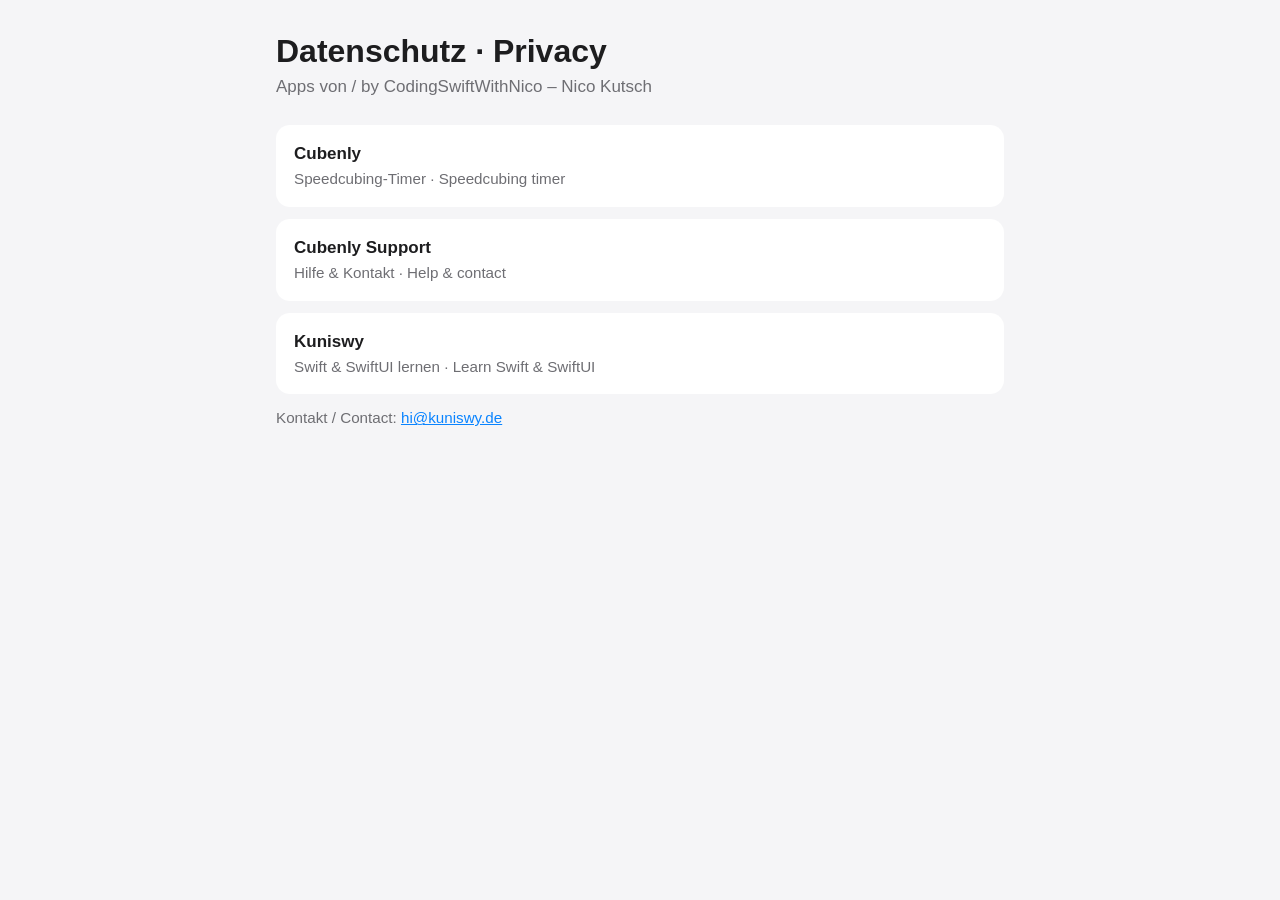
<file: index.html>
<!doctype html>
<html lang="de">
<head>
  <meta charset="utf-8">
  <meta name="viewport" content="width=device-width, initial-scale=1">
  <title>Datenschutz · Privacy</title>
  <link rel="stylesheet" href="style.css">
</head>
<body>
  <main>
    <header>
      <h1>Datenschutz · Privacy</h1>
      <p>Apps von / by CodingSwiftWithNico – Nico Kutsch</p>
    </header>
    <ul class="apps">
      <li><a href="cubenly/privacy/">Cubenly<span>Speedcubing-Timer · Speedcubing timer</span></a></li>
      <li><a href="cubenly/support/">Cubenly Support<span>Hilfe &amp; Kontakt · Help &amp; contact</span></a></li>
      <li><a href="kuniswy/privacy/">Kuniswy<span>Swift &amp; SwiftUI lernen · Learn Swift &amp; SwiftUI</span></a></li>
    </ul>
    <p class="muted">Kontakt / Contact: <a href="mailto:hi@kuniswy.de">hi@kuniswy.de</a></p>
  </main>
</body>
</html>
</file>
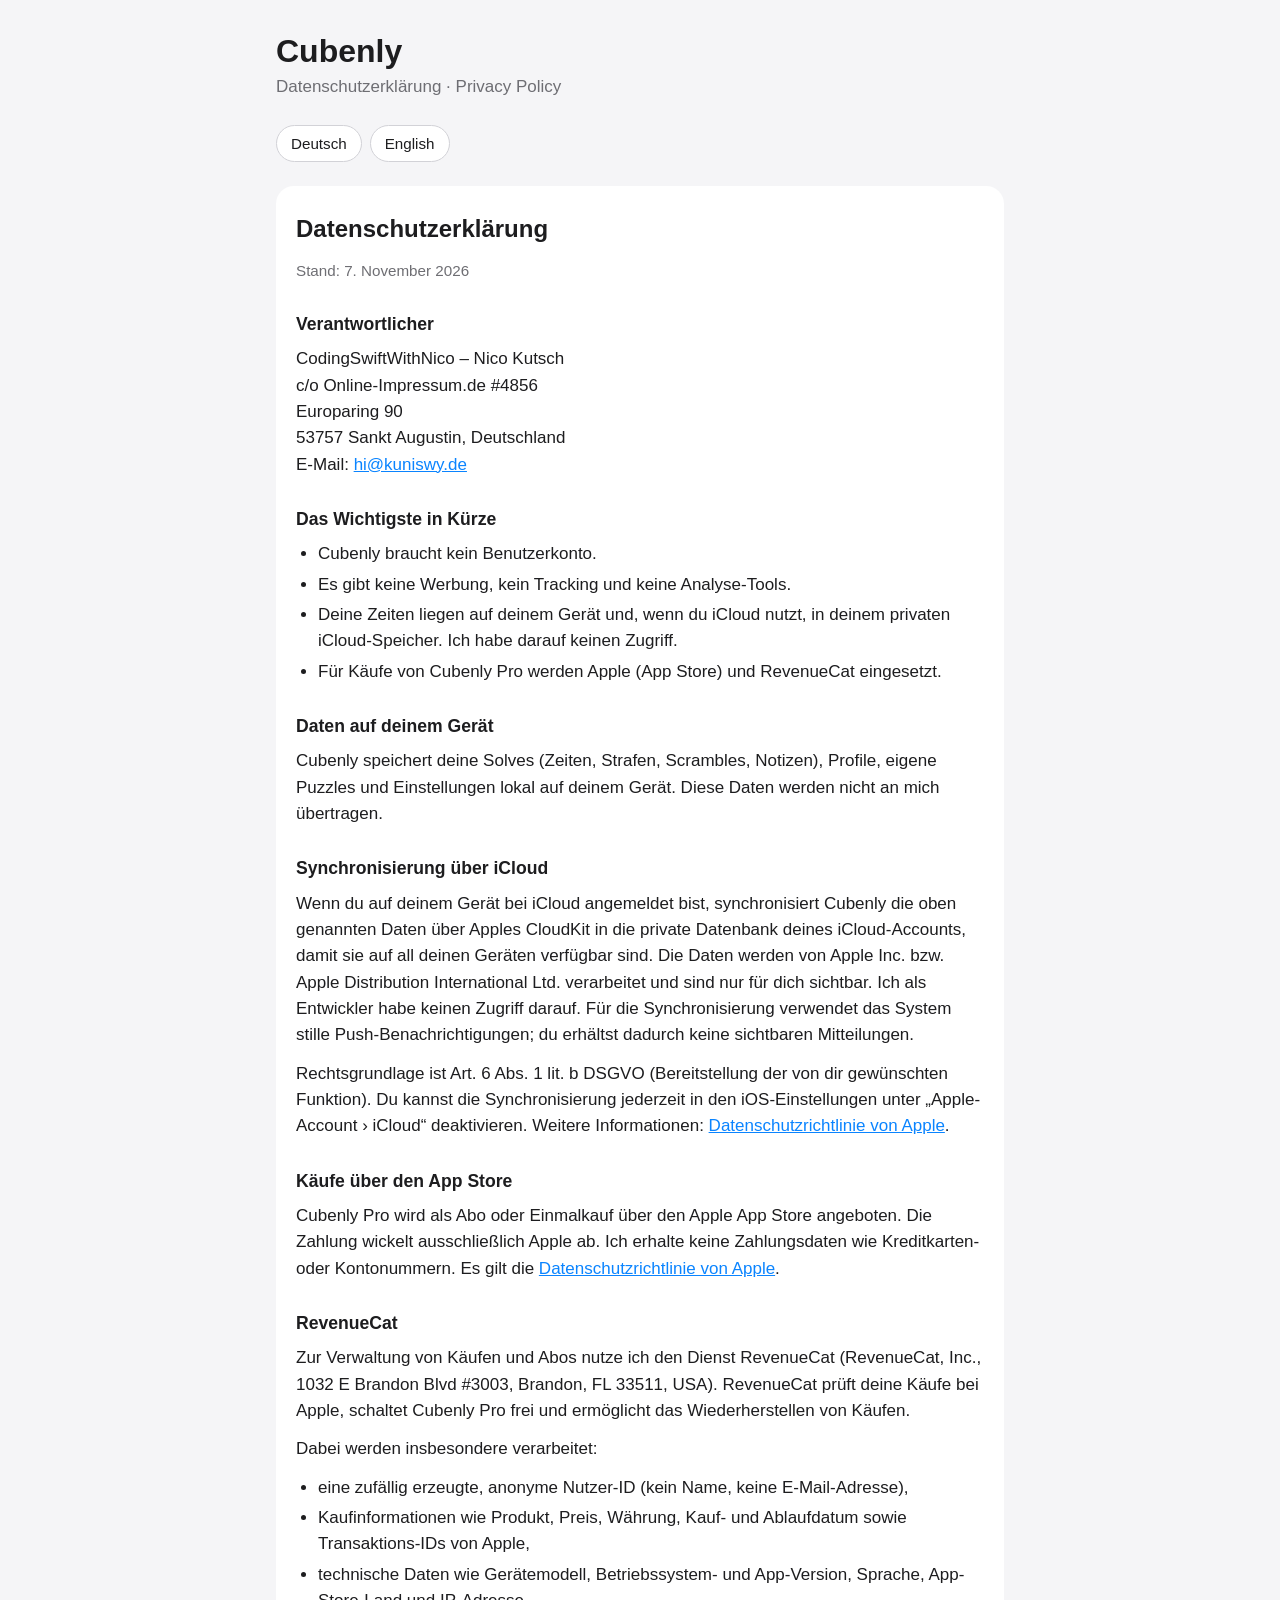
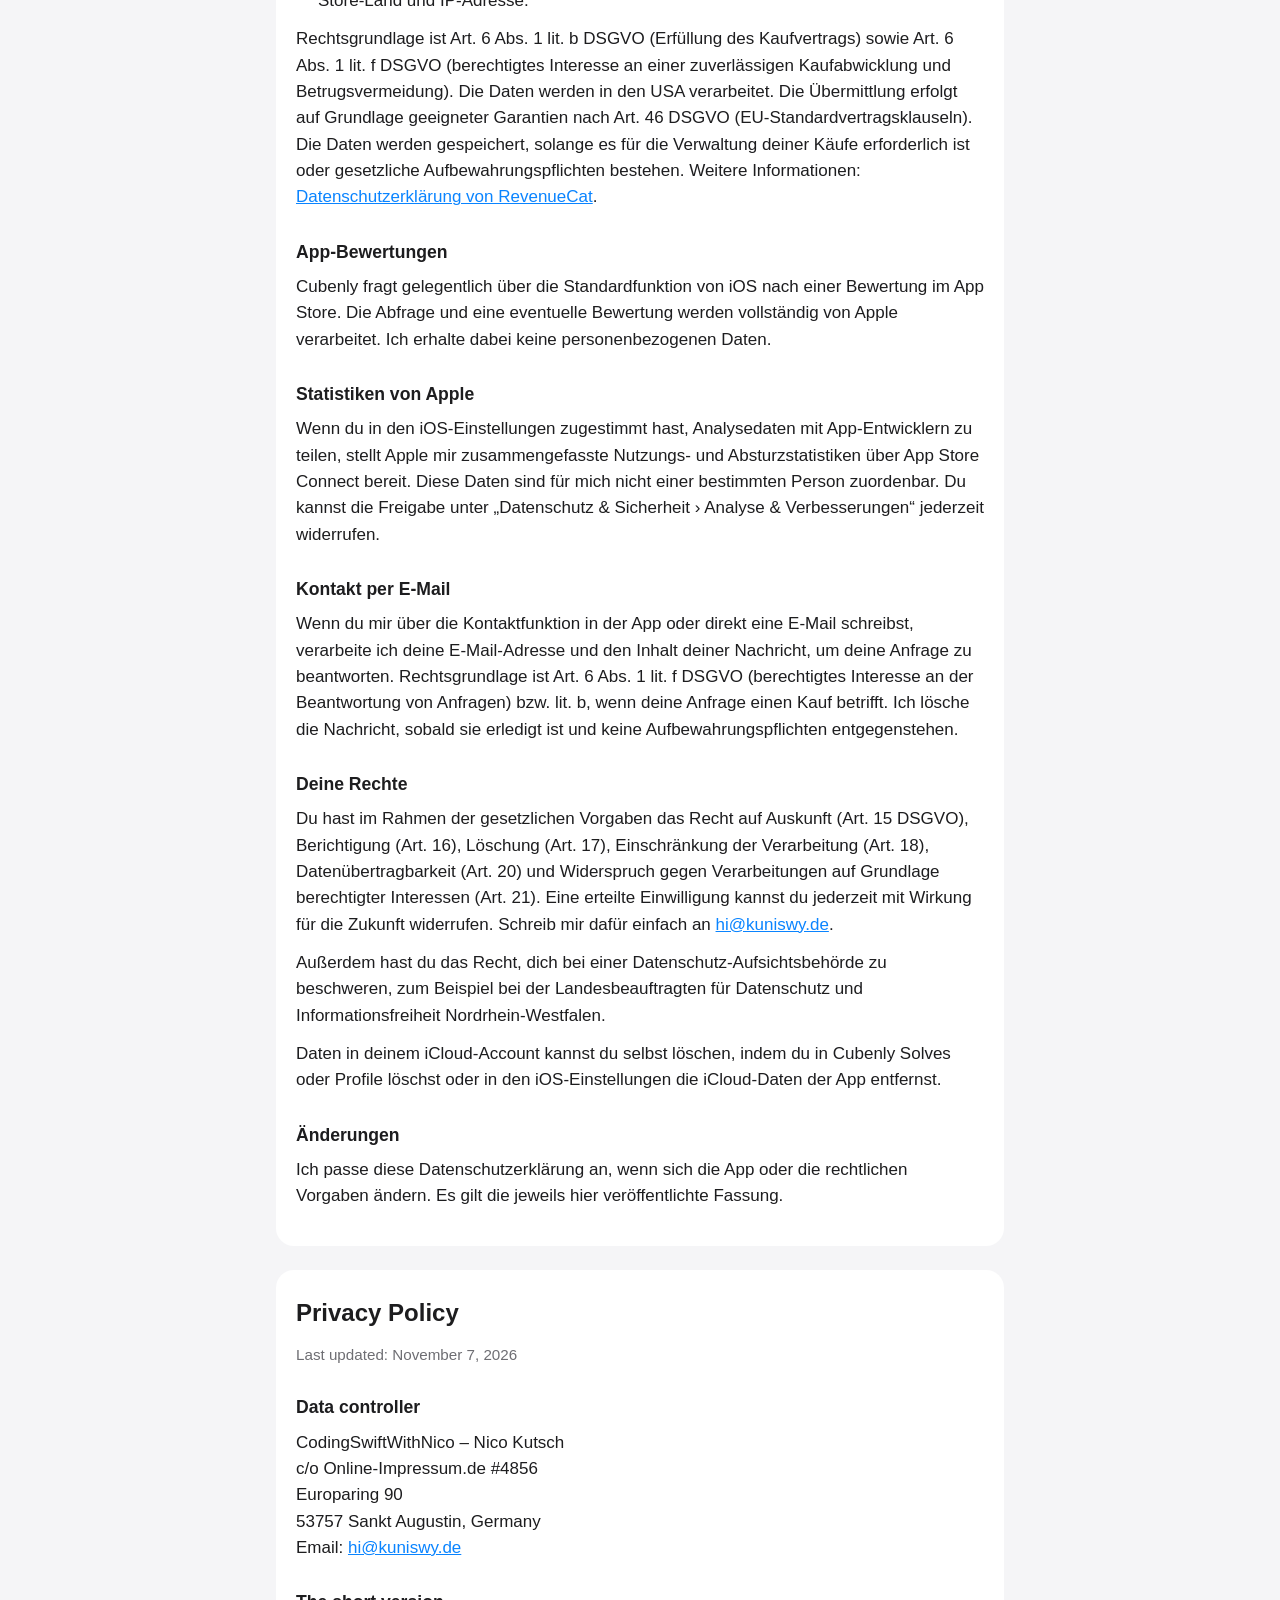
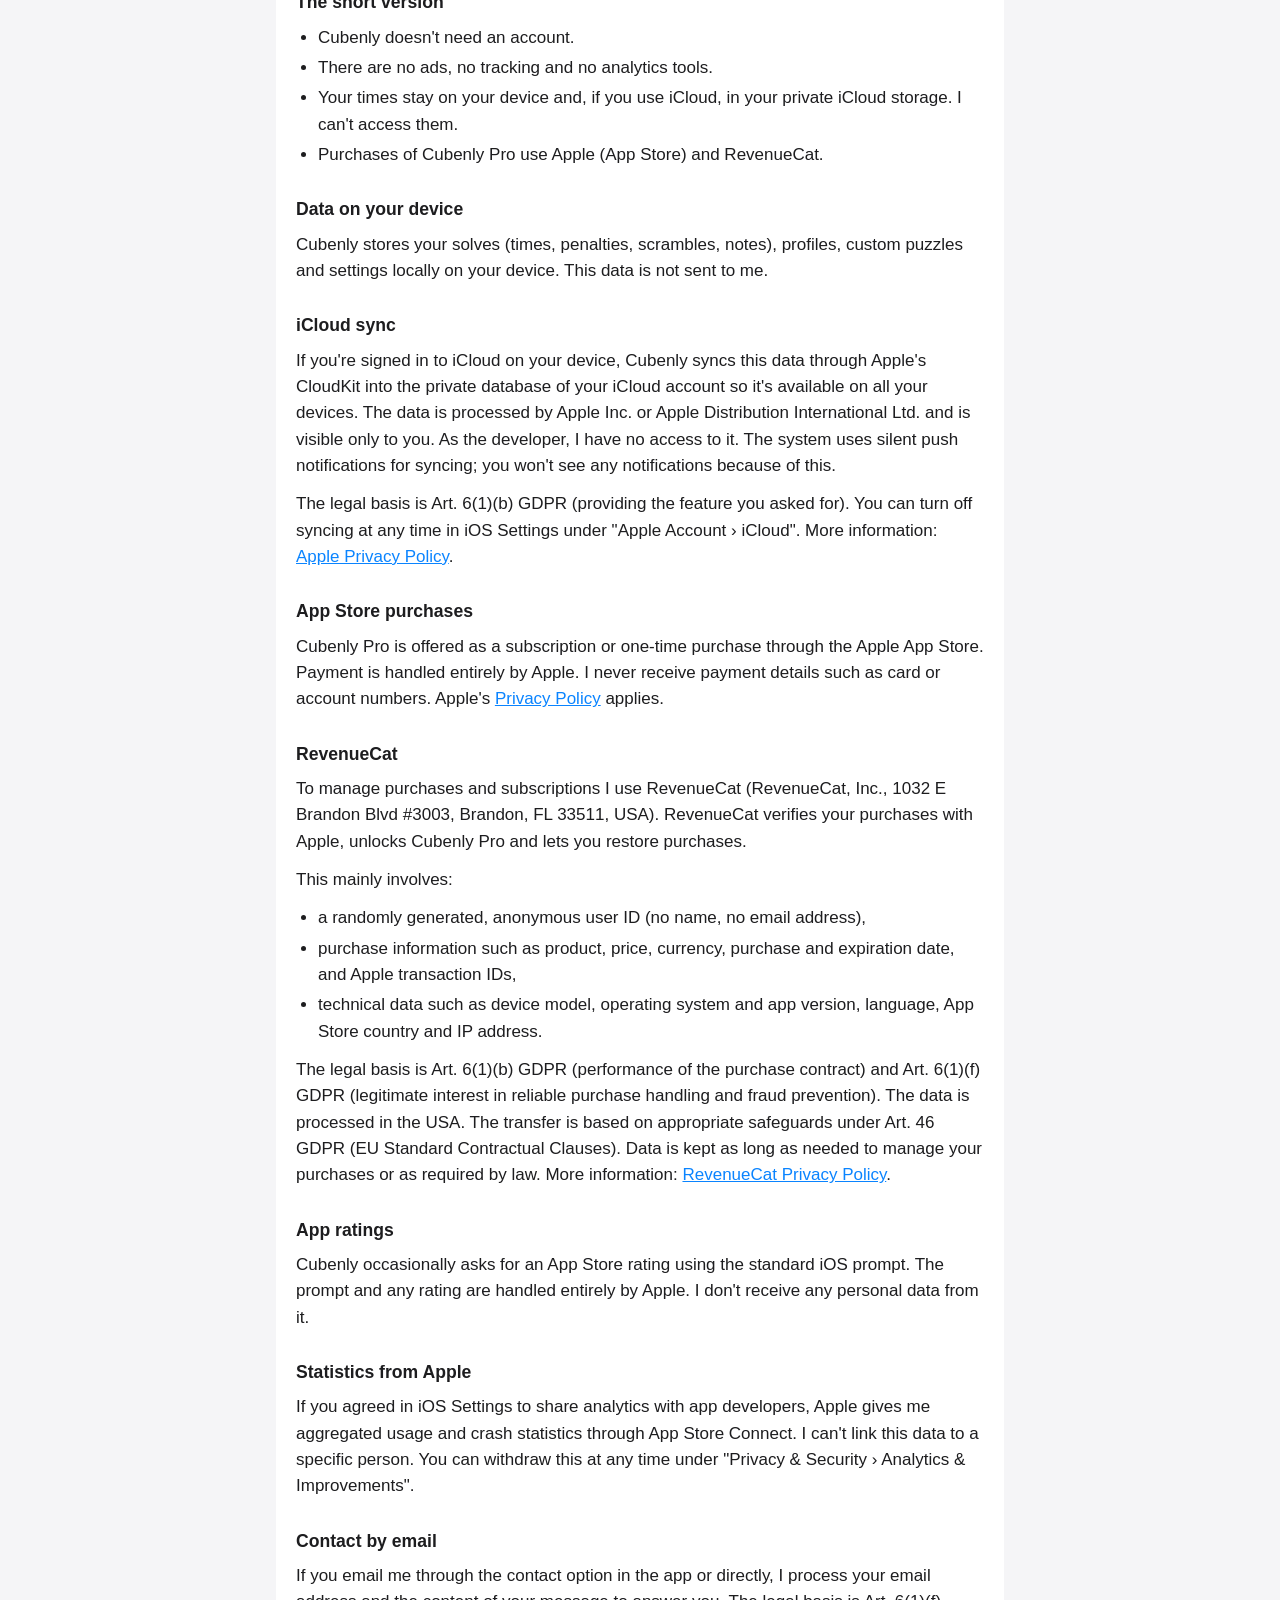
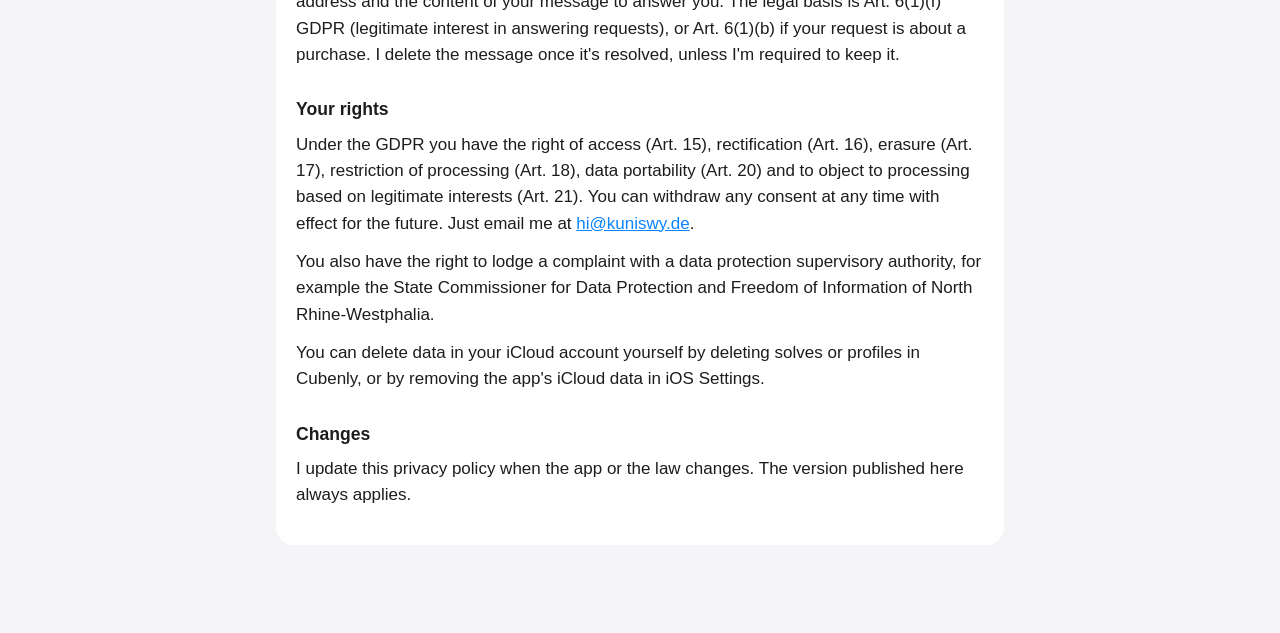
<file: cubenly/privacy/index.html>
<!doctype html>
<html lang="de">
<head>
  <meta charset="utf-8">
  <meta name="viewport" content="width=device-width, initial-scale=1">
  <title>Cubenly – Datenschutz · Privacy</title>
  <link rel="stylesheet" href="../../style.css">
</head>
<body>
  <main>
    <header>
      <h1>Cubenly</h1>
      <p>Datenschutzerklärung · Privacy Policy</p>
    </header>
    <nav class="lang">
      <a href="#de">Deutsch</a>
      <a href="#en">English</a>
    </nav>

    <article id="de" lang="de">
      <h2>Datenschutzerklärung</h2>
      <p class="muted">Stand: 7. November 2026</p>

      <h3>Verantwortlicher</h3>
      <address>
        CodingSwiftWithNico – Nico Kutsch<br>
        c/o Online-Impressum.de #4856<br>
        Europaring 90<br>
        53757 Sankt Augustin, Deutschland<br>
        E-Mail: <a href="mailto:hi@kuniswy.de">hi@kuniswy.de</a>
      </address>

      <h3>Das Wichtigste in Kürze</h3>
      <ul>
        <li>Cubenly braucht kein Benutzerkonto.</li>
        <li>Es gibt keine Werbung, kein Tracking und keine Analyse-Tools.</li>
        <li>Deine Zeiten liegen auf deinem Gerät und, wenn du iCloud nutzt, in deinem privaten iCloud-Speicher. Ich habe darauf keinen Zugriff.</li>
        <li>Für Käufe von Cubenly Pro werden Apple (App Store) und RevenueCat eingesetzt.</li>
      </ul>

      <h3>Daten auf deinem Gerät</h3>
      <p>Cubenly speichert deine Solves (Zeiten, Strafen, Scrambles, Notizen), Profile, eigene Puzzles und Einstellungen lokal auf deinem Gerät. Diese Daten werden nicht an mich übertragen.</p>

      <h3>Synchronisierung über iCloud</h3>
      <p>Wenn du auf deinem Gerät bei iCloud angemeldet bist, synchronisiert Cubenly die oben genannten Daten über Apples CloudKit in die private Datenbank deines iCloud-Accounts, damit sie auf all deinen Geräten verfügbar sind. Die Daten werden von Apple Inc. bzw. Apple Distribution International Ltd. verarbeitet und sind nur für dich sichtbar. Ich als Entwickler habe keinen Zugriff darauf. Für die Synchronisierung verwendet das System stille Push-Benachrichtigungen; du erhältst dadurch keine sichtbaren Mitteilungen.</p>
      <p>Rechtsgrundlage ist Art. 6 Abs. 1 lit. b DSGVO (Bereitstellung der von dir gewünschten Funktion). Du kannst die Synchronisierung jederzeit in den iOS-Einstellungen unter „Apple-Account › iCloud“ deaktivieren. Weitere Informationen: <a href="https://www.apple.com/legal/privacy/">Datenschutzrichtlinie von Apple</a>.</p>

      <h3>Käufe über den App Store</h3>
      <p>Cubenly Pro wird als Abo oder Einmalkauf über den Apple App Store angeboten. Die Zahlung wickelt ausschließlich Apple ab. Ich erhalte keine Zahlungsdaten wie Kreditkarten- oder Kontonummern. Es gilt die <a href="https://www.apple.com/legal/privacy/">Datenschutzrichtlinie von Apple</a>.</p>

      <h3>RevenueCat</h3>
      <p>Zur Verwaltung von Käufen und Abos nutze ich den Dienst RevenueCat (RevenueCat, Inc., 1032 E Brandon Blvd #3003, Brandon, FL 33511, USA). RevenueCat prüft deine Käufe bei Apple, schaltet Cubenly Pro frei und ermöglicht das Wiederherstellen von Käufen.</p>
      <p>Dabei werden insbesondere verarbeitet:</p>
      <ul>
        <li>eine zufällig erzeugte, anonyme Nutzer-ID (kein Name, keine E-Mail-Adresse),</li>
        <li>Kaufinformationen wie Produkt, Preis, Währung, Kauf- und Ablaufdatum sowie Transaktions-IDs von Apple,</li>
        <li>technische Daten wie Gerätemodell, Betriebssystem- und App-Version, Sprache, App-Store-Land und IP-Adresse.</li>
      </ul>
      <p>Rechtsgrundlage ist Art. 6 Abs. 1 lit. b DSGVO (Erfüllung des Kaufvertrags) sowie Art. 6 Abs. 1 lit. f DSGVO (berechtigtes Interesse an einer zuverlässigen Kaufabwicklung und Betrugsvermeidung). Die Daten werden in den USA verarbeitet. Die Übermittlung erfolgt auf Grundlage geeigneter Garantien nach Art. 46 DSGVO (EU-Standardvertragsklauseln). Die Daten werden gespeichert, solange es für die Verwaltung deiner Käufe erforderlich ist oder gesetzliche Aufbewahrungspflichten bestehen. Weitere Informationen: <a href="https://www.revenuecat.com/privacy/">Datenschutzerklärung von RevenueCat</a>.</p>

      <h3>App-Bewertungen</h3>
      <p>Cubenly fragt gelegentlich über die Standardfunktion von iOS nach einer Bewertung im App Store. Die Abfrage und eine eventuelle Bewertung werden vollständig von Apple verarbeitet. Ich erhalte dabei keine personenbezogenen Daten.</p>

      <h3>Statistiken von Apple</h3>
      <p>Wenn du in den iOS-Einstellungen zugestimmt hast, Analysedaten mit App-Entwicklern zu teilen, stellt Apple mir zusammengefasste Nutzungs- und Absturzstatistiken über App Store Connect bereit. Diese Daten sind für mich nicht einer bestimmten Person zuordenbar. Du kannst die Freigabe unter „Datenschutz &amp; Sicherheit › Analyse &amp; Verbesserungen“ jederzeit widerrufen.</p>

      <h3>Kontakt per E-Mail</h3>
      <p>Wenn du mir über die Kontaktfunktion in der App oder direkt eine E-Mail schreibst, verarbeite ich deine E-Mail-Adresse und den Inhalt deiner Nachricht, um deine Anfrage zu beantworten. Rechtsgrundlage ist Art. 6 Abs. 1 lit. f DSGVO (berechtigtes Interesse an der Beantwortung von Anfragen) bzw. lit. b, wenn deine Anfrage einen Kauf betrifft. Ich lösche die Nachricht, sobald sie erledigt ist und keine Aufbewahrungspflichten entgegenstehen.</p>

      <h3>Deine Rechte</h3>
      <p>Du hast im Rahmen der gesetzlichen Vorgaben das Recht auf Auskunft (Art. 15 DSGVO), Berichtigung (Art. 16), Löschung (Art. 17), Einschränkung der Verarbeitung (Art. 18), Datenübertragbarkeit (Art. 20) und Widerspruch gegen Verarbeitungen auf Grundlage berechtigter Interessen (Art. 21). Eine erteilte Einwilligung kannst du jederzeit mit Wirkung für die Zukunft widerrufen. Schreib mir dafür einfach an <a href="mailto:hi@kuniswy.de">hi@kuniswy.de</a>.</p>
      <p>Außerdem hast du das Recht, dich bei einer Datenschutz-Aufsichtsbehörde zu beschweren, zum Beispiel bei der Landesbeauftragten für Datenschutz und Informationsfreiheit Nordrhein-Westfalen.</p>
      <p>Daten in deinem iCloud-Account kannst du selbst löschen, indem du in Cubenly Solves oder Profile löschst oder in den iOS-Einstellungen die iCloud-Daten der App entfernst.</p>

      <h3>Änderungen</h3>
      <p>Ich passe diese Datenschutzerklärung an, wenn sich die App oder die rechtlichen Vorgaben ändern. Es gilt die jeweils hier veröffentlichte Fassung.</p>
    </article>

    <article id="en" lang="en">
      <h2>Privacy Policy</h2>
      <p class="muted">Last updated: November 7, 2026</p>

      <h3>Data controller</h3>
      <address>
        CodingSwiftWithNico – Nico Kutsch<br>
        c/o Online-Impressum.de #4856<br>
        Europaring 90<br>
        53757 Sankt Augustin, Germany<br>
        Email: <a href="mailto:hi@kuniswy.de">hi@kuniswy.de</a>
      </address>

      <h3>The short version</h3>
      <ul>
        <li>Cubenly doesn't need an account.</li>
        <li>There are no ads, no tracking and no analytics tools.</li>
        <li>Your times stay on your device and, if you use iCloud, in your private iCloud storage. I can't access them.</li>
        <li>Purchases of Cubenly Pro use Apple (App Store) and RevenueCat.</li>
      </ul>

      <h3>Data on your device</h3>
      <p>Cubenly stores your solves (times, penalties, scrambles, notes), profiles, custom puzzles and settings locally on your device. This data is not sent to me.</p>

      <h3>iCloud sync</h3>
      <p>If you're signed in to iCloud on your device, Cubenly syncs this data through Apple's CloudKit into the private database of your iCloud account so it's available on all your devices. The data is processed by Apple Inc. or Apple Distribution International Ltd. and is visible only to you. As the developer, I have no access to it. The system uses silent push notifications for syncing; you won't see any notifications because of this.</p>
      <p>The legal basis is Art. 6(1)(b) GDPR (providing the feature you asked for). You can turn off syncing at any time in iOS Settings under "Apple Account › iCloud". More information: <a href="https://www.apple.com/legal/privacy/">Apple Privacy Policy</a>.</p>

      <h3>App Store purchases</h3>
      <p>Cubenly Pro is offered as a subscription or one-time purchase through the Apple App Store. Payment is handled entirely by Apple. I never receive payment details such as card or account numbers. Apple's <a href="https://www.apple.com/legal/privacy/">Privacy Policy</a> applies.</p>

      <h3>RevenueCat</h3>
      <p>To manage purchases and subscriptions I use RevenueCat (RevenueCat, Inc., 1032 E Brandon Blvd #3003, Brandon, FL 33511, USA). RevenueCat verifies your purchases with Apple, unlocks Cubenly Pro and lets you restore purchases.</p>
      <p>This mainly involves:</p>
      <ul>
        <li>a randomly generated, anonymous user ID (no name, no email address),</li>
        <li>purchase information such as product, price, currency, purchase and expiration date, and Apple transaction IDs,</li>
        <li>technical data such as device model, operating system and app version, language, App Store country and IP address.</li>
      </ul>
      <p>The legal basis is Art. 6(1)(b) GDPR (performance of the purchase contract) and Art. 6(1)(f) GDPR (legitimate interest in reliable purchase handling and fraud prevention). The data is processed in the USA. The transfer is based on appropriate safeguards under Art. 46 GDPR (EU Standard Contractual Clauses). Data is kept as long as needed to manage your purchases or as required by law. More information: <a href="https://www.revenuecat.com/privacy/">RevenueCat Privacy Policy</a>.</p>

      <h3>App ratings</h3>
      <p>Cubenly occasionally asks for an App Store rating using the standard iOS prompt. The prompt and any rating are handled entirely by Apple. I don't receive any personal data from it.</p>

      <h3>Statistics from Apple</h3>
      <p>If you agreed in iOS Settings to share analytics with app developers, Apple gives me aggregated usage and crash statistics through App Store Connect. I can't link this data to a specific person. You can withdraw this at any time under "Privacy &amp; Security › Analytics &amp; Improvements".</p>

      <h3>Contact by email</h3>
      <p>If you email me through the contact option in the app or directly, I process your email address and the content of your message to answer you. The legal basis is Art. 6(1)(f) GDPR (legitimate interest in answering requests), or Art. 6(1)(b) if your request is about a purchase. I delete the message once it's resolved, unless I'm required to keep it.</p>

      <h3>Your rights</h3>
      <p>Under the GDPR you have the right of access (Art. 15), rectification (Art. 16), erasure (Art. 17), restriction of processing (Art. 18), data portability (Art. 20) and to object to processing based on legitimate interests (Art. 21). You can withdraw any consent at any time with effect for the future. Just email me at <a href="mailto:hi@kuniswy.de">hi@kuniswy.de</a>.</p>
      <p>You also have the right to lodge a complaint with a data protection supervisory authority, for example the State Commissioner for Data Protection and Freedom of Information of North Rhine-Westphalia.</p>
      <p>You can delete data in your iCloud account yourself by deleting solves or profiles in Cubenly, or by removing the app's iCloud data in iOS Settings.</p>

      <h3>Changes</h3>
      <p>I update this privacy policy when the app or the law changes. The version published here always applies.</p>
    </article>
  </main>
</body>
</html>
</file>
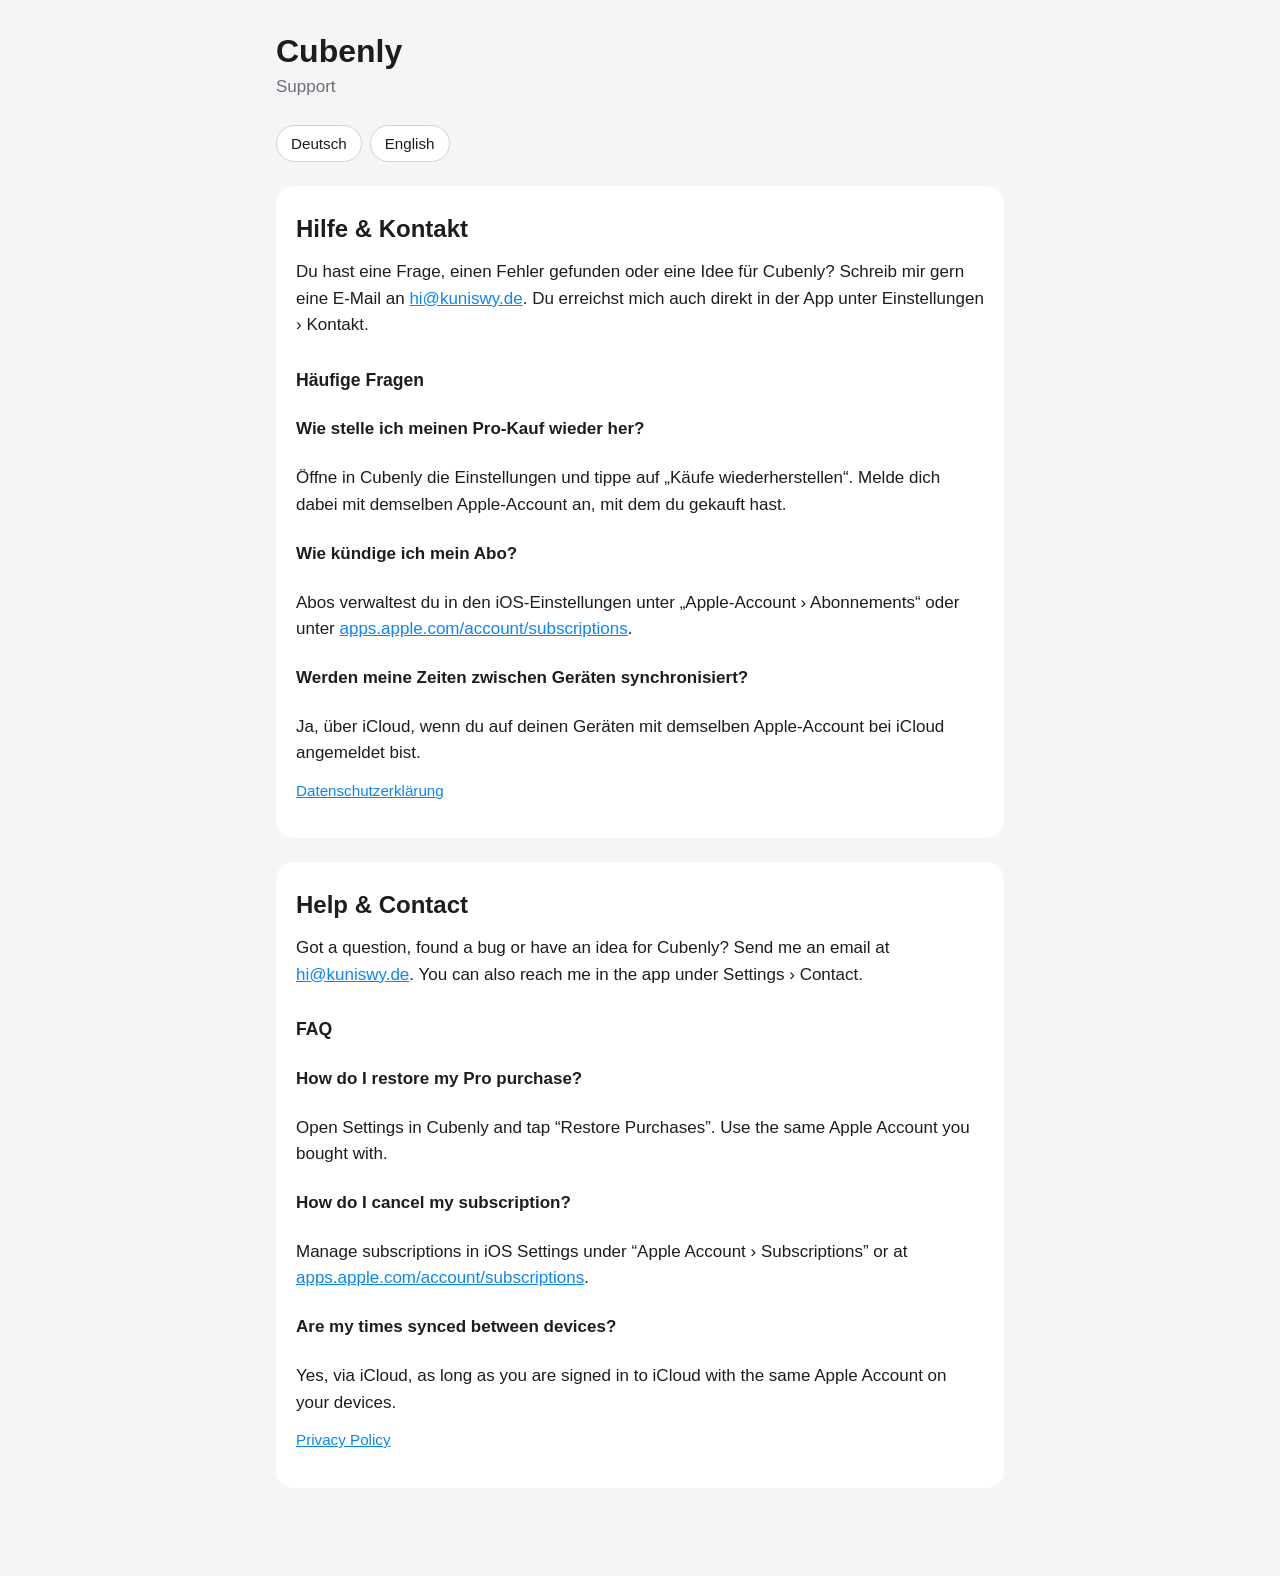
<file: cubenly/support/index.html>
<!doctype html>
<html lang="de">
<head>
  <meta charset="utf-8">
  <meta name="viewport" content="width=device-width, initial-scale=1">
  <title>Cubenly – Support</title>
  <link rel="stylesheet" href="../../style.css">
</head>
<body>
  <main>
    <header>
      <h1>Cubenly</h1>
      <p>Support</p>
    </header>
    <nav class="lang">
      <a href="#de">Deutsch</a>
      <a href="#en">English</a>
    </nav>

    <article id="de" lang="de">
      <h2>Hilfe &amp; Kontakt</h2>
      <p>Du hast eine Frage, einen Fehler gefunden oder eine Idee für Cubenly? Schreib mir gern eine E-Mail an <a href="mailto:hi@kuniswy.de?subject=Cubenly%3A%20">hi@kuniswy.de</a>. Du erreichst mich auch direkt in der App unter Einstellungen › Kontakt.</p>

      <h3>Häufige Fragen</h3>
      <h4>Wie stelle ich meinen Pro-Kauf wieder her?</h4>
      <p>Öffne in Cubenly die Einstellungen und tippe auf „Käufe wiederherstellen“. Melde dich dabei mit demselben Apple-Account an, mit dem du gekauft hast.</p>
      <h4>Wie kündige ich mein Abo?</h4>
      <p>Abos verwaltest du in den iOS-Einstellungen unter „Apple-Account › Abonnements“ oder unter <a href="https://apps.apple.com/account/subscriptions">apps.apple.com/account/subscriptions</a>.</p>
      <h4>Werden meine Zeiten zwischen Geräten synchronisiert?</h4>
      <p>Ja, über iCloud, wenn du auf deinen Geräten mit demselben Apple-Account bei iCloud angemeldet bist.</p>

      <p class="muted"><a href="../privacy/">Datenschutzerklärung</a></p>
    </article>

    <article id="en" lang="en">
      <h2>Help &amp; Contact</h2>
      <p>Got a question, found a bug or have an idea for Cubenly? Send me an email at <a href="mailto:hi@kuniswy.de?subject=Cubenly%3A%20">hi@kuniswy.de</a>. You can also reach me in the app under Settings › Contact.</p>

      <h3>FAQ</h3>
      <h4>How do I restore my Pro purchase?</h4>
      <p>Open Settings in Cubenly and tap “Restore Purchases”. Use the same Apple Account you bought with.</p>
      <h4>How do I cancel my subscription?</h4>
      <p>Manage subscriptions in iOS Settings under “Apple Account › Subscriptions” or at <a href="https://apps.apple.com/account/subscriptions">apps.apple.com/account/subscriptions</a>.</p>
      <h4>Are my times synced between devices?</h4>
      <p>Yes, via iCloud, as long as you are signed in to iCloud with the same Apple Account on your devices.</p>

      <p class="muted"><a href="../privacy/">Privacy Policy</a></p>
    </article>
  </main>
</body>
</html>
</file>
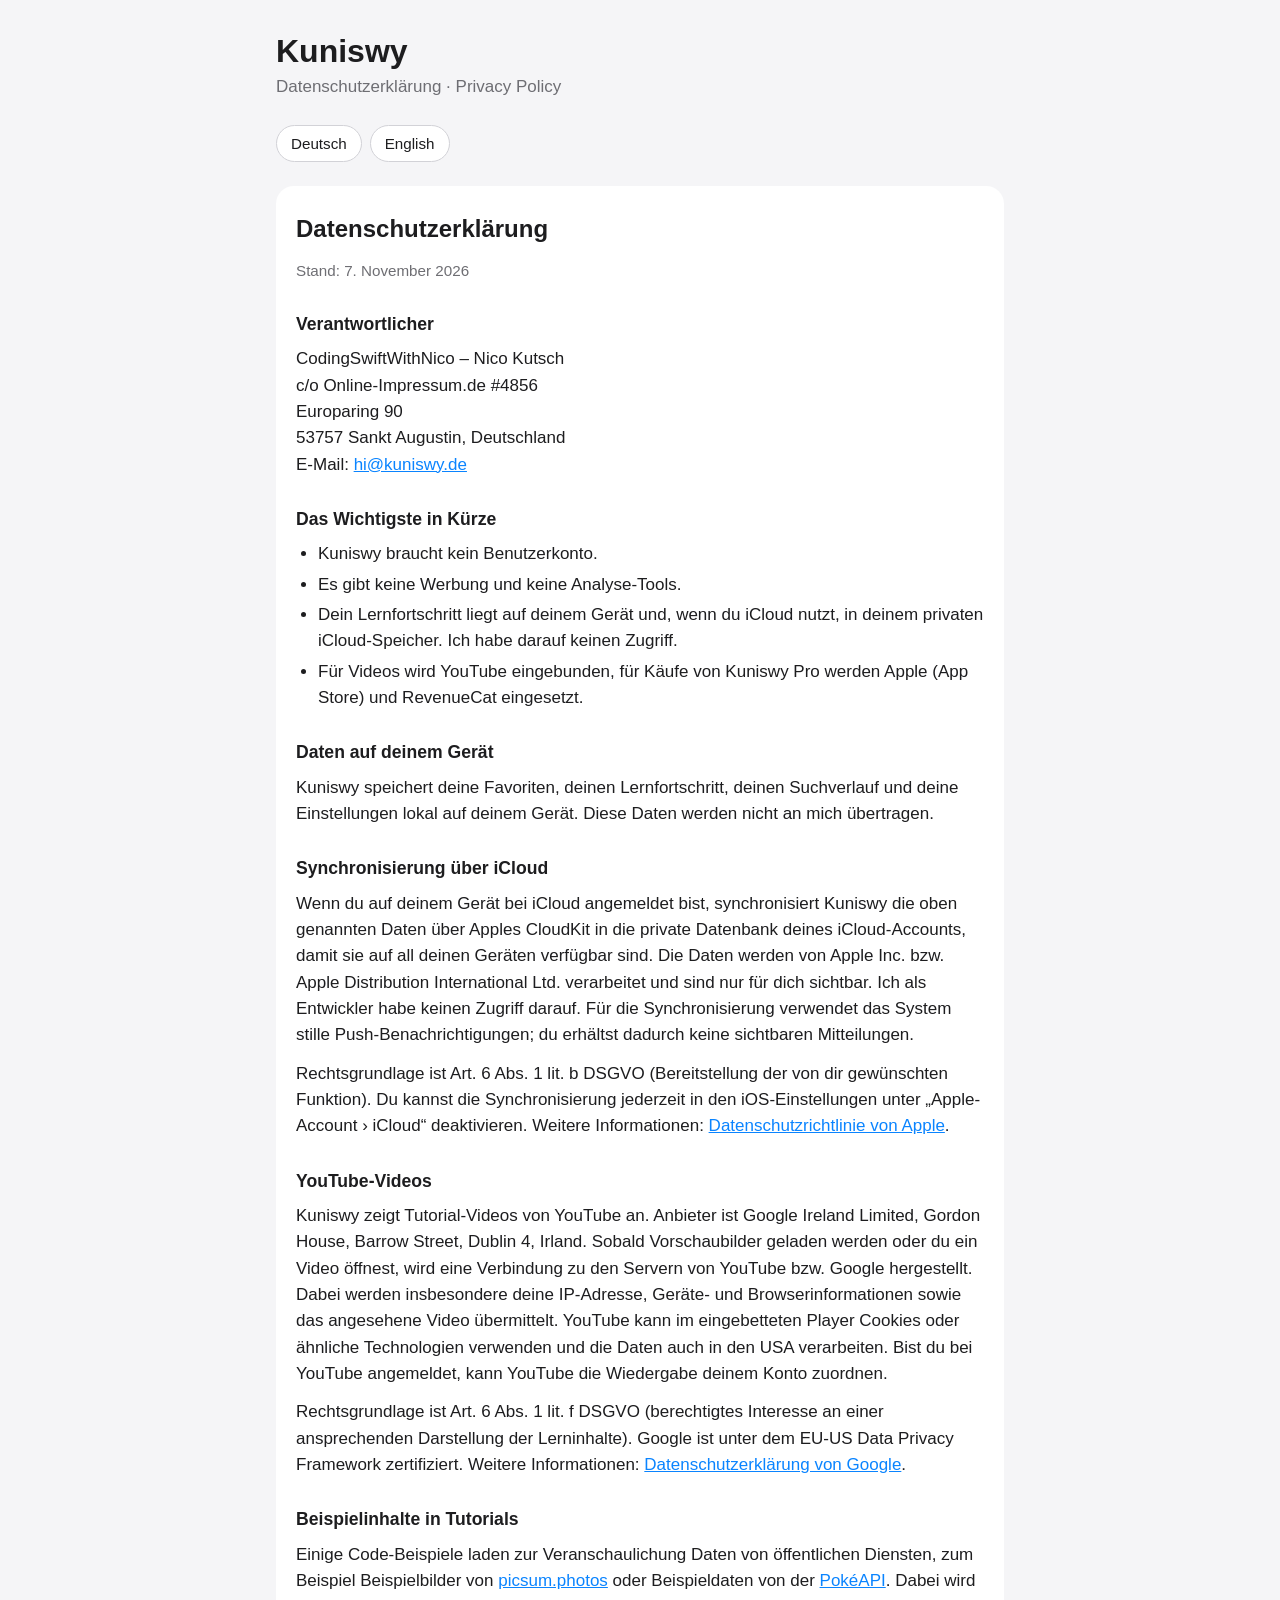
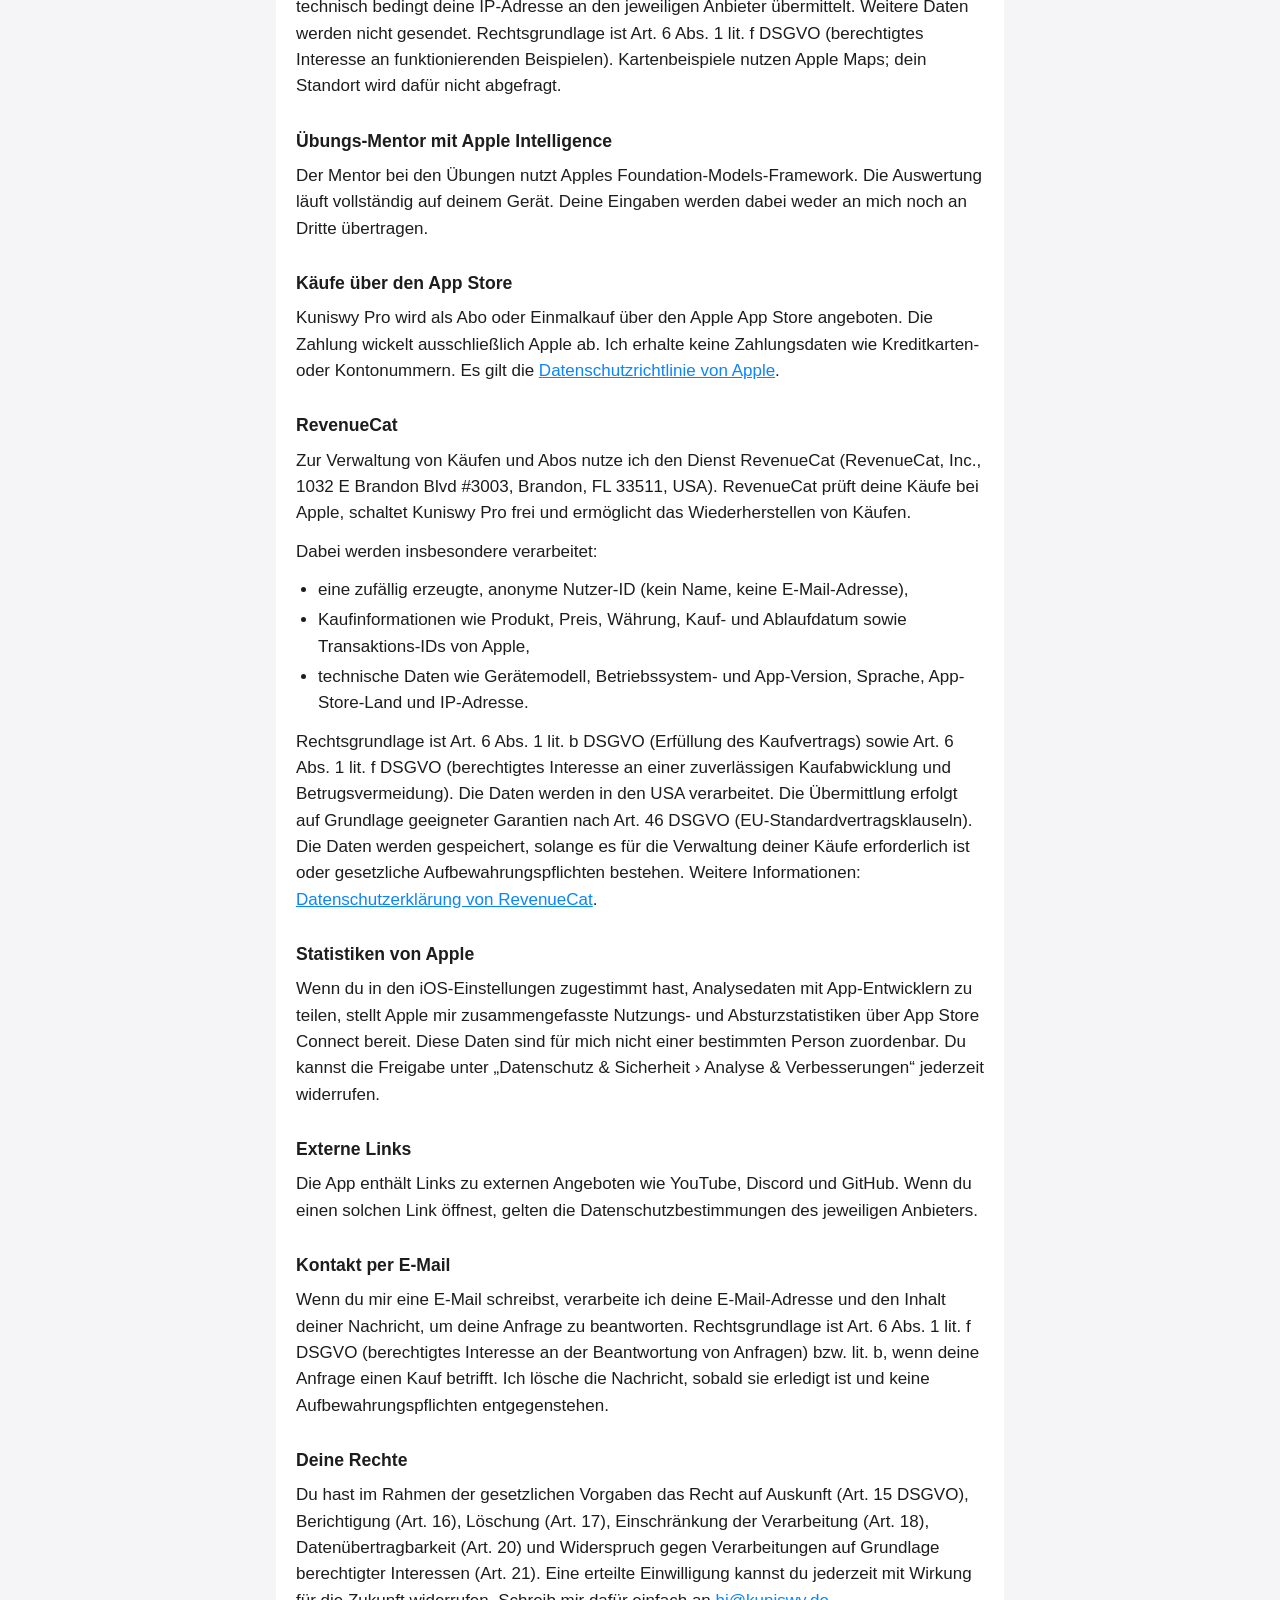
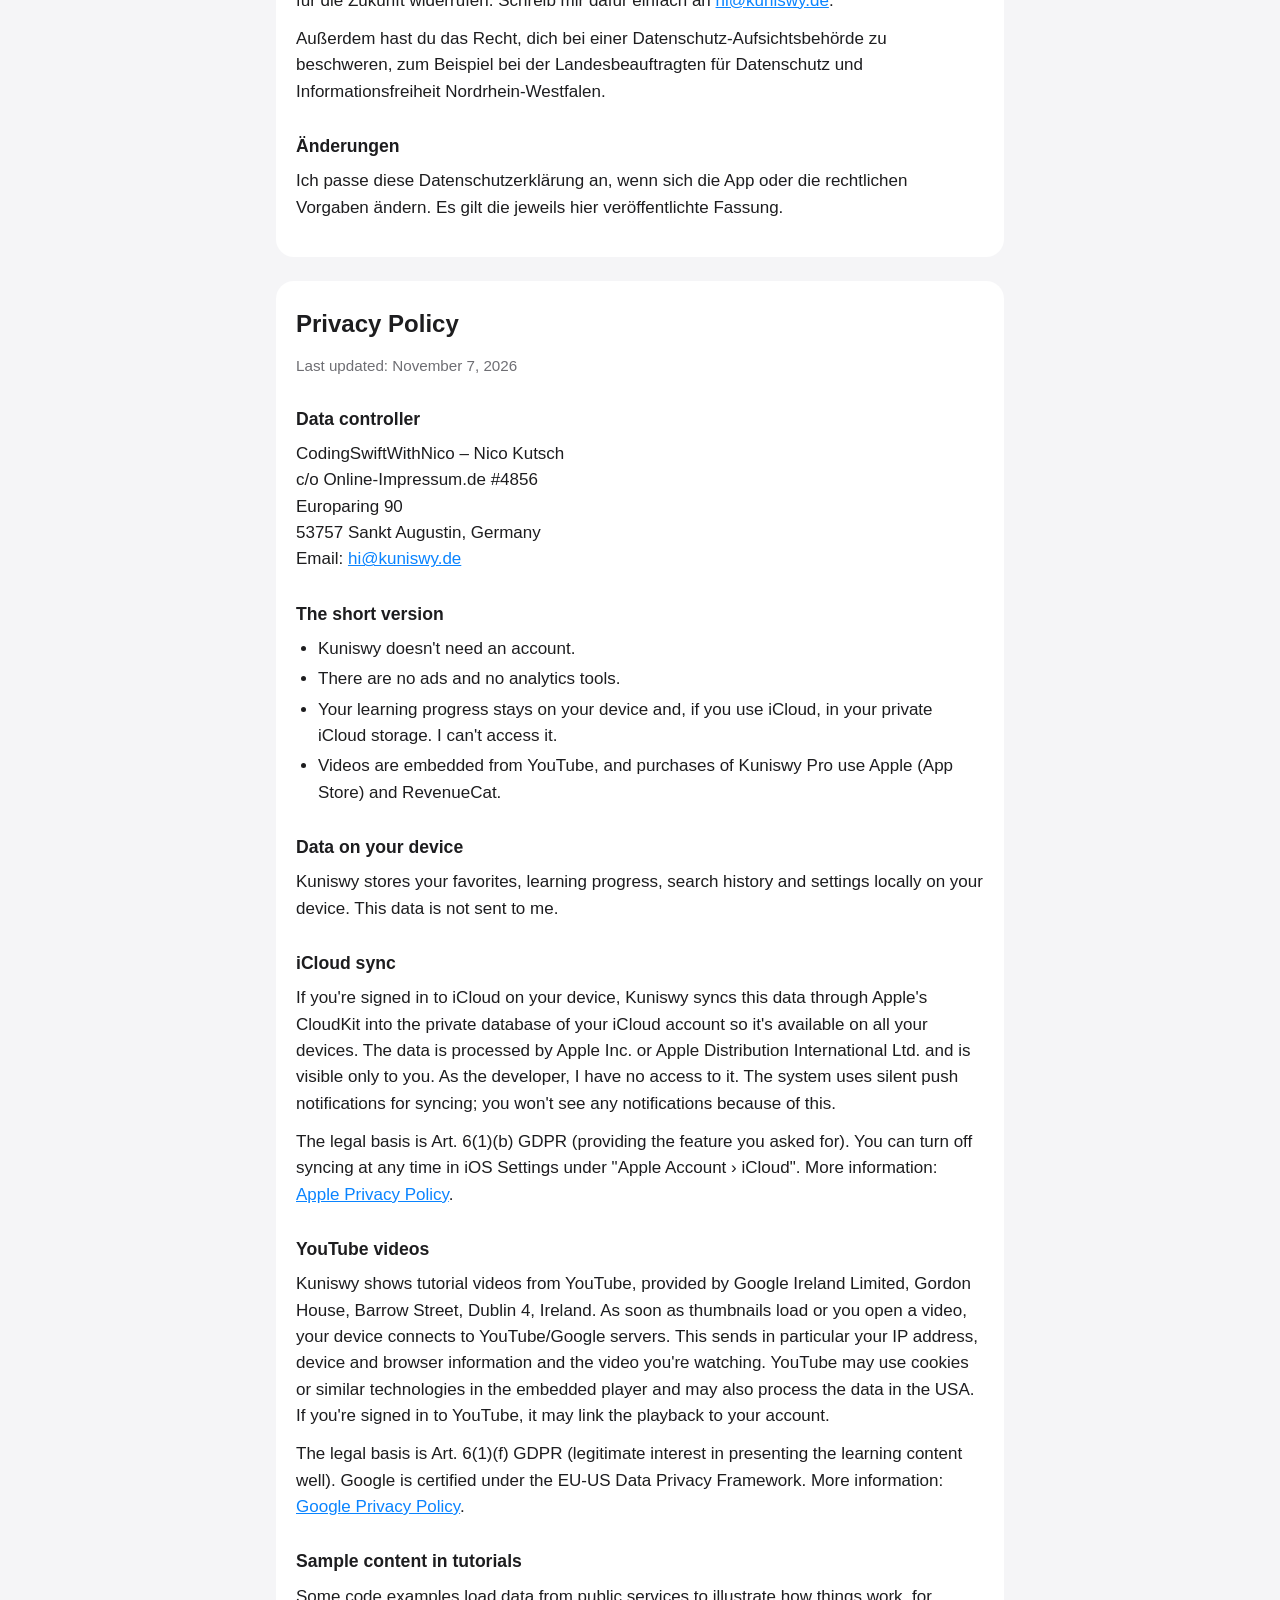
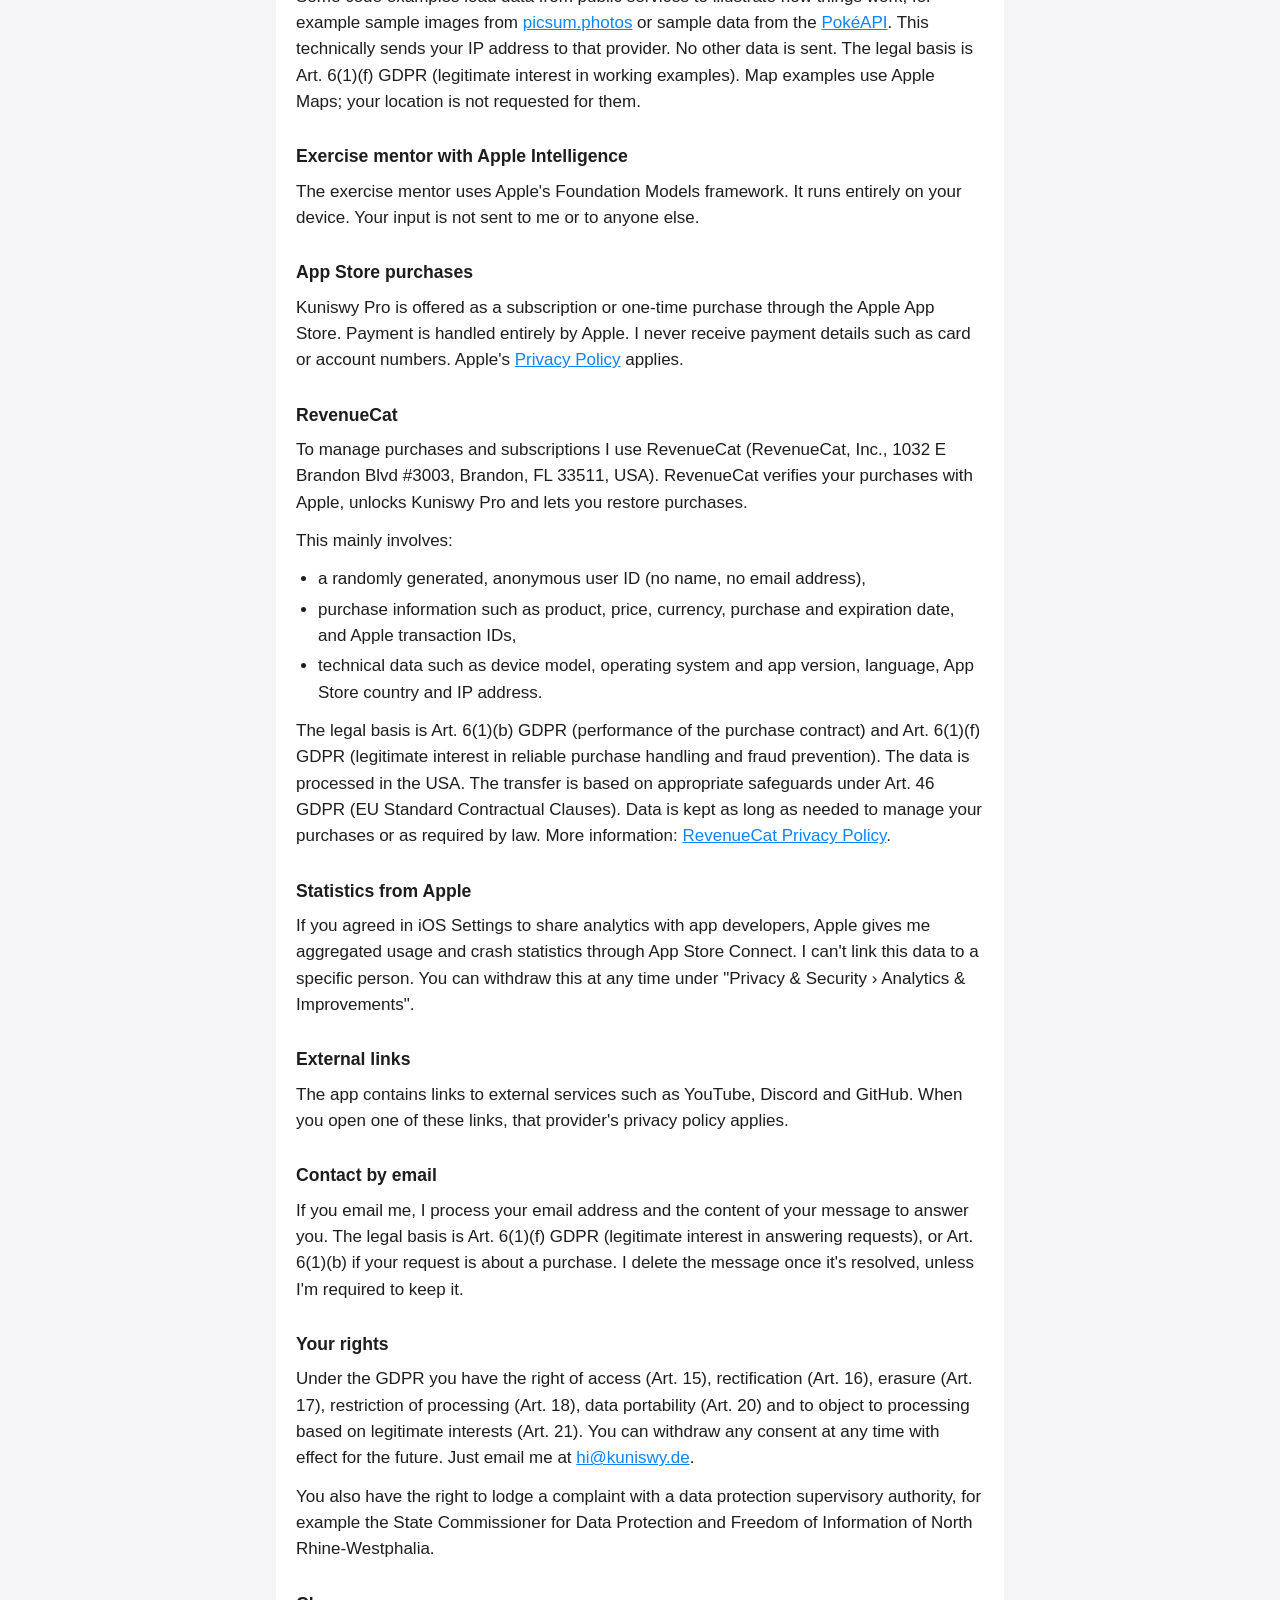
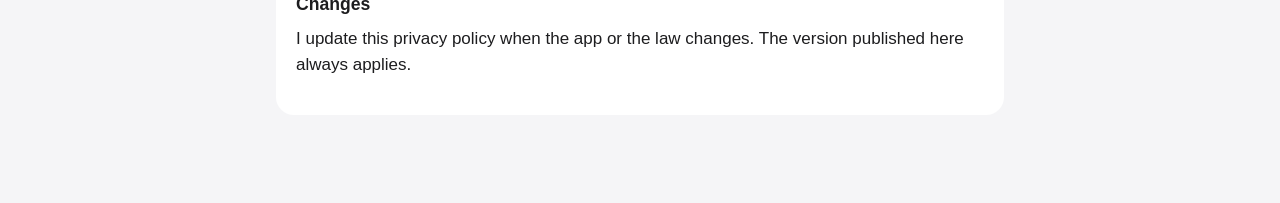
<file: kuniswy/privacy/index.html>
<!doctype html>
<html lang="de">
<head>
  <meta charset="utf-8">
  <meta name="viewport" content="width=device-width, initial-scale=1">
  <title>Kuniswy – Datenschutz · Privacy</title>
  <link rel="stylesheet" href="../../style.css">
</head>
<body>
  <main>
    <header>
      <h1>Kuniswy</h1>
      <p>Datenschutzerklärung · Privacy Policy</p>
    </header>
    <nav class="lang">
      <a href="#de">Deutsch</a>
      <a href="#en">English</a>
    </nav>

    <article id="de" lang="de">
      <h2>Datenschutzerklärung</h2>
      <p class="muted">Stand: 7. November 2026</p>

      <h3>Verantwortlicher</h3>
      <address>
        CodingSwiftWithNico – Nico Kutsch<br>
        c/o Online-Impressum.de #4856<br>
        Europaring 90<br>
        53757 Sankt Augustin, Deutschland<br>
        E-Mail: <a href="mailto:hi@kuniswy.de">hi@kuniswy.de</a>
      </address>

      <h3>Das Wichtigste in Kürze</h3>
      <ul>
        <li>Kuniswy braucht kein Benutzerkonto.</li>
        <li>Es gibt keine Werbung und keine Analyse-Tools.</li>
        <li>Dein Lernfortschritt liegt auf deinem Gerät und, wenn du iCloud nutzt, in deinem privaten iCloud-Speicher. Ich habe darauf keinen Zugriff.</li>
        <li>Für Videos wird YouTube eingebunden, für Käufe von Kuniswy Pro werden Apple (App Store) und RevenueCat eingesetzt.</li>
      </ul>

      <h3>Daten auf deinem Gerät</h3>
      <p>Kuniswy speichert deine Favoriten, deinen Lernfortschritt, deinen Suchverlauf und deine Einstellungen lokal auf deinem Gerät. Diese Daten werden nicht an mich übertragen.</p>

      <h3>Synchronisierung über iCloud</h3>
      <p>Wenn du auf deinem Gerät bei iCloud angemeldet bist, synchronisiert Kuniswy die oben genannten Daten über Apples CloudKit in die private Datenbank deines iCloud-Accounts, damit sie auf all deinen Geräten verfügbar sind. Die Daten werden von Apple Inc. bzw. Apple Distribution International Ltd. verarbeitet und sind nur für dich sichtbar. Ich als Entwickler habe keinen Zugriff darauf. Für die Synchronisierung verwendet das System stille Push-Benachrichtigungen; du erhältst dadurch keine sichtbaren Mitteilungen.</p>
      <p>Rechtsgrundlage ist Art. 6 Abs. 1 lit. b DSGVO (Bereitstellung der von dir gewünschten Funktion). Du kannst die Synchronisierung jederzeit in den iOS-Einstellungen unter „Apple-Account › iCloud“ deaktivieren. Weitere Informationen: <a href="https://www.apple.com/legal/privacy/">Datenschutzrichtlinie von Apple</a>.</p>

      <h3>YouTube-Videos</h3>
      <p>Kuniswy zeigt Tutorial-Videos von YouTube an. Anbieter ist Google Ireland Limited, Gordon House, Barrow Street, Dublin 4, Irland. Sobald Vorschaubilder geladen werden oder du ein Video öffnest, wird eine Verbindung zu den Servern von YouTube bzw. Google hergestellt. Dabei werden insbesondere deine IP-Adresse, Geräte- und Browserinformationen sowie das angesehene Video übermittelt. YouTube kann im eingebetteten Player Cookies oder ähnliche Technologien verwenden und die Daten auch in den USA verarbeiten. Bist du bei YouTube angemeldet, kann YouTube die Wiedergabe deinem Konto zuordnen.</p>
      <p>Rechtsgrundlage ist Art. 6 Abs. 1 lit. f DSGVO (berechtigtes Interesse an einer ansprechenden Darstellung der Lerninhalte). Google ist unter dem EU-US Data Privacy Framework zertifiziert. Weitere Informationen: <a href="https://policies.google.com/privacy">Datenschutzerklärung von Google</a>.</p>

      <h3>Beispielinhalte in Tutorials</h3>
      <p>Einige Code-Beispiele laden zur Veranschaulichung Daten von öffentlichen Diensten, zum Beispiel Beispielbilder von <a href="https://picsum.photos">picsum.photos</a> oder Beispieldaten von der <a href="https://pokeapi.co">PokéAPI</a>. Dabei wird technisch bedingt deine IP-Adresse an den jeweiligen Anbieter übermittelt. Weitere Daten werden nicht gesendet. Rechtsgrundlage ist Art. 6 Abs. 1 lit. f DSGVO (berechtigtes Interesse an funktionierenden Beispielen). Kartenbeispiele nutzen Apple Maps; dein Standort wird dafür nicht abgefragt.</p>

      <h3>Übungs-Mentor mit Apple Intelligence</h3>
      <p>Der Mentor bei den Übungen nutzt Apples Foundation-Models-Framework. Die Auswertung läuft vollständig auf deinem Gerät. Deine Eingaben werden dabei weder an mich noch an Dritte übertragen.</p>

      <h3>Käufe über den App Store</h3>
      <p>Kuniswy Pro wird als Abo oder Einmalkauf über den Apple App Store angeboten. Die Zahlung wickelt ausschließlich Apple ab. Ich erhalte keine Zahlungsdaten wie Kreditkarten- oder Kontonummern. Es gilt die <a href="https://www.apple.com/legal/privacy/">Datenschutzrichtlinie von Apple</a>.</p>

      <h3>RevenueCat</h3>
      <p>Zur Verwaltung von Käufen und Abos nutze ich den Dienst RevenueCat (RevenueCat, Inc., 1032 E Brandon Blvd #3003, Brandon, FL 33511, USA). RevenueCat prüft deine Käufe bei Apple, schaltet Kuniswy Pro frei und ermöglicht das Wiederherstellen von Käufen.</p>
      <p>Dabei werden insbesondere verarbeitet:</p>
      <ul>
        <li>eine zufällig erzeugte, anonyme Nutzer-ID (kein Name, keine E-Mail-Adresse),</li>
        <li>Kaufinformationen wie Produkt, Preis, Währung, Kauf- und Ablaufdatum sowie Transaktions-IDs von Apple,</li>
        <li>technische Daten wie Gerätemodell, Betriebssystem- und App-Version, Sprache, App-Store-Land und IP-Adresse.</li>
      </ul>
      <p>Rechtsgrundlage ist Art. 6 Abs. 1 lit. b DSGVO (Erfüllung des Kaufvertrags) sowie Art. 6 Abs. 1 lit. f DSGVO (berechtigtes Interesse an einer zuverlässigen Kaufabwicklung und Betrugsvermeidung). Die Daten werden in den USA verarbeitet. Die Übermittlung erfolgt auf Grundlage geeigneter Garantien nach Art. 46 DSGVO (EU-Standardvertragsklauseln). Die Daten werden gespeichert, solange es für die Verwaltung deiner Käufe erforderlich ist oder gesetzliche Aufbewahrungspflichten bestehen. Weitere Informationen: <a href="https://www.revenuecat.com/privacy/">Datenschutzerklärung von RevenueCat</a>.</p>

      <h3>Statistiken von Apple</h3>
      <p>Wenn du in den iOS-Einstellungen zugestimmt hast, Analysedaten mit App-Entwicklern zu teilen, stellt Apple mir zusammengefasste Nutzungs- und Absturzstatistiken über App Store Connect bereit. Diese Daten sind für mich nicht einer bestimmten Person zuordenbar. Du kannst die Freigabe unter „Datenschutz &amp; Sicherheit › Analyse &amp; Verbesserungen“ jederzeit widerrufen.</p>

      <h3>Externe Links</h3>
      <p>Die App enthält Links zu externen Angeboten wie YouTube, Discord und GitHub. Wenn du einen solchen Link öffnest, gelten die Datenschutzbestimmungen des jeweiligen Anbieters.</p>

      <h3>Kontakt per E-Mail</h3>
      <p>Wenn du mir eine E-Mail schreibst, verarbeite ich deine E-Mail-Adresse und den Inhalt deiner Nachricht, um deine Anfrage zu beantworten. Rechtsgrundlage ist Art. 6 Abs. 1 lit. f DSGVO (berechtigtes Interesse an der Beantwortung von Anfragen) bzw. lit. b, wenn deine Anfrage einen Kauf betrifft. Ich lösche die Nachricht, sobald sie erledigt ist und keine Aufbewahrungspflichten entgegenstehen.</p>

      <h3>Deine Rechte</h3>
      <p>Du hast im Rahmen der gesetzlichen Vorgaben das Recht auf Auskunft (Art. 15 DSGVO), Berichtigung (Art. 16), Löschung (Art. 17), Einschränkung der Verarbeitung (Art. 18), Datenübertragbarkeit (Art. 20) und Widerspruch gegen Verarbeitungen auf Grundlage berechtigter Interessen (Art. 21). Eine erteilte Einwilligung kannst du jederzeit mit Wirkung für die Zukunft widerrufen. Schreib mir dafür einfach an <a href="mailto:hi@kuniswy.de">hi@kuniswy.de</a>.</p>
      <p>Außerdem hast du das Recht, dich bei einer Datenschutz-Aufsichtsbehörde zu beschweren, zum Beispiel bei der Landesbeauftragten für Datenschutz und Informationsfreiheit Nordrhein-Westfalen.</p>

      <h3>Änderungen</h3>
      <p>Ich passe diese Datenschutzerklärung an, wenn sich die App oder die rechtlichen Vorgaben ändern. Es gilt die jeweils hier veröffentlichte Fassung.</p>
    </article>

    <article id="en" lang="en">
      <h2>Privacy Policy</h2>
      <p class="muted">Last updated: November 7, 2026</p>

      <h3>Data controller</h3>
      <address>
        CodingSwiftWithNico – Nico Kutsch<br>
        c/o Online-Impressum.de #4856<br>
        Europaring 90<br>
        53757 Sankt Augustin, Germany<br>
        Email: <a href="mailto:hi@kuniswy.de">hi@kuniswy.de</a>
      </address>

      <h3>The short version</h3>
      <ul>
        <li>Kuniswy doesn't need an account.</li>
        <li>There are no ads and no analytics tools.</li>
        <li>Your learning progress stays on your device and, if you use iCloud, in your private iCloud storage. I can't access it.</li>
        <li>Videos are embedded from YouTube, and purchases of Kuniswy Pro use Apple (App Store) and RevenueCat.</li>
      </ul>

      <h3>Data on your device</h3>
      <p>Kuniswy stores your favorites, learning progress, search history and settings locally on your device. This data is not sent to me.</p>

      <h3>iCloud sync</h3>
      <p>If you're signed in to iCloud on your device, Kuniswy syncs this data through Apple's CloudKit into the private database of your iCloud account so it's available on all your devices. The data is processed by Apple Inc. or Apple Distribution International Ltd. and is visible only to you. As the developer, I have no access to it. The system uses silent push notifications for syncing; you won't see any notifications because of this.</p>
      <p>The legal basis is Art. 6(1)(b) GDPR (providing the feature you asked for). You can turn off syncing at any time in iOS Settings under "Apple Account › iCloud". More information: <a href="https://www.apple.com/legal/privacy/">Apple Privacy Policy</a>.</p>

      <h3>YouTube videos</h3>
      <p>Kuniswy shows tutorial videos from YouTube, provided by Google Ireland Limited, Gordon House, Barrow Street, Dublin 4, Ireland. As soon as thumbnails load or you open a video, your device connects to YouTube/Google servers. This sends in particular your IP address, device and browser information and the video you're watching. YouTube may use cookies or similar technologies in the embedded player and may also process the data in the USA. If you're signed in to YouTube, it may link the playback to your account.</p>
      <p>The legal basis is Art. 6(1)(f) GDPR (legitimate interest in presenting the learning content well). Google is certified under the EU-US Data Privacy Framework. More information: <a href="https://policies.google.com/privacy">Google Privacy Policy</a>.</p>

      <h3>Sample content in tutorials</h3>
      <p>Some code examples load data from public services to illustrate how things work, for example sample images from <a href="https://picsum.photos">picsum.photos</a> or sample data from the <a href="https://pokeapi.co">PokéAPI</a>. This technically sends your IP address to that provider. No other data is sent. The legal basis is Art. 6(1)(f) GDPR (legitimate interest in working examples). Map examples use Apple Maps; your location is not requested for them.</p>

      <h3>Exercise mentor with Apple Intelligence</h3>
      <p>The exercise mentor uses Apple's Foundation Models framework. It runs entirely on your device. Your input is not sent to me or to anyone else.</p>

      <h3>App Store purchases</h3>
      <p>Kuniswy Pro is offered as a subscription or one-time purchase through the Apple App Store. Payment is handled entirely by Apple. I never receive payment details such as card or account numbers. Apple's <a href="https://www.apple.com/legal/privacy/">Privacy Policy</a> applies.</p>

      <h3>RevenueCat</h3>
      <p>To manage purchases and subscriptions I use RevenueCat (RevenueCat, Inc., 1032 E Brandon Blvd #3003, Brandon, FL 33511, USA). RevenueCat verifies your purchases with Apple, unlocks Kuniswy Pro and lets you restore purchases.</p>
      <p>This mainly involves:</p>
      <ul>
        <li>a randomly generated, anonymous user ID (no name, no email address),</li>
        <li>purchase information such as product, price, currency, purchase and expiration date, and Apple transaction IDs,</li>
        <li>technical data such as device model, operating system and app version, language, App Store country and IP address.</li>
      </ul>
      <p>The legal basis is Art. 6(1)(b) GDPR (performance of the purchase contract) and Art. 6(1)(f) GDPR (legitimate interest in reliable purchase handling and fraud prevention). The data is processed in the USA. The transfer is based on appropriate safeguards under Art. 46 GDPR (EU Standard Contractual Clauses). Data is kept as long as needed to manage your purchases or as required by law. More information: <a href="https://www.revenuecat.com/privacy/">RevenueCat Privacy Policy</a>.</p>

      <h3>Statistics from Apple</h3>
      <p>If you agreed in iOS Settings to share analytics with app developers, Apple gives me aggregated usage and crash statistics through App Store Connect. I can't link this data to a specific person. You can withdraw this at any time under "Privacy &amp; Security › Analytics &amp; Improvements".</p>

      <h3>External links</h3>
      <p>The app contains links to external services such as YouTube, Discord and GitHub. When you open one of these links, that provider's privacy policy applies.</p>

      <h3>Contact by email</h3>
      <p>If you email me, I process your email address and the content of your message to answer you. The legal basis is Art. 6(1)(f) GDPR (legitimate interest in answering requests), or Art. 6(1)(b) if your request is about a purchase. I delete the message once it's resolved, unless I'm required to keep it.</p>

      <h3>Your rights</h3>
      <p>Under the GDPR you have the right of access (Art. 15), rectification (Art. 16), erasure (Art. 17), restriction of processing (Art. 18), data portability (Art. 20) and to object to processing based on legitimate interests (Art. 21). You can withdraw any consent at any time with effect for the future. Just email me at <a href="mailto:hi@kuniswy.de">hi@kuniswy.de</a>.</p>
      <p>You also have the right to lodge a complaint with a data protection supervisory authority, for example the State Commissioner for Data Protection and Freedom of Information of North Rhine-Westphalia.</p>

      <h3>Changes</h3>
      <p>I update this privacy policy when the app or the law changes. The version published here always applies.</p>
    </article>
  </main>
</body>
</html>
</file>
<file: style.css>
:root {
  --bg: #f5f5f7;
  --card: #ffffff;
  --text: #1d1d1f;
  --muted: #6e6e73;
  --accent: #0a84ff;
  --line: #d2d2d7;
}

@media (prefers-color-scheme: dark) {
  :root {
    --bg: #000000;
    --card: #1c1c1e;
    --text: #f5f5f7;
    --muted: #98989d;
    --accent: #409cff;
    --line: #38383a;
  }
}

* { box-sizing: border-box; }

body {
  margin: 0;
  background: var(--bg);
  color: var(--text);
  font: 17px/1.55 -apple-system, BlinkMacSystemFont, "SF Pro Text", "Helvetica Neue", Arial, sans-serif;
  -webkit-text-size-adjust: 100%;
}

main {
  max-width: 760px;
  margin: 0 auto;
  padding: 32px 16px 64px;
}

header { margin-bottom: 24px; }
header h1 { font-size: 2rem; line-height: 1.2; margin: 0 0 4px; }
header p { margin: 0; color: var(--muted); }

nav.lang {
  display: flex;
  gap: 8px;
  margin: 16px 0 24px;
}

nav.lang a {
  padding: 6px 14px;
  border-radius: 999px;
  background: var(--card);
  border: 1px solid var(--line);
  color: var(--text);
  text-decoration: none;
  font-size: 0.95rem;
}

article {
  background: var(--card);
  border-radius: 18px;
  padding: 24px 20px;
  margin-bottom: 24px;
}

article > h2:first-child { margin-top: 0; }
h2 { font-size: 1.5rem; margin: 0 0 12px; }
h3 { font-size: 1.1rem; margin: 28px 0 8px; }
p, ul { margin: 0 0 12px; }
ul { padding-left: 22px; }
li { margin-bottom: 4px; }
a { color: var(--accent); overflow-wrap: anywhere; }
address { font-style: normal; }
.muted { color: var(--muted); font-size: 0.95rem; }

ul.apps { list-style: none; padding: 0; }
ul.apps li { margin-bottom: 12px; }
ul.apps a {
  display: block;
  background: var(--card);
  border-radius: 14px;
  padding: 16px 18px;
  text-decoration: none;
  color: var(--text);
  font-weight: 600;
}
ul.apps span { display: block; font-weight: 400; color: var(--muted); font-size: 0.95rem; }
</file>
